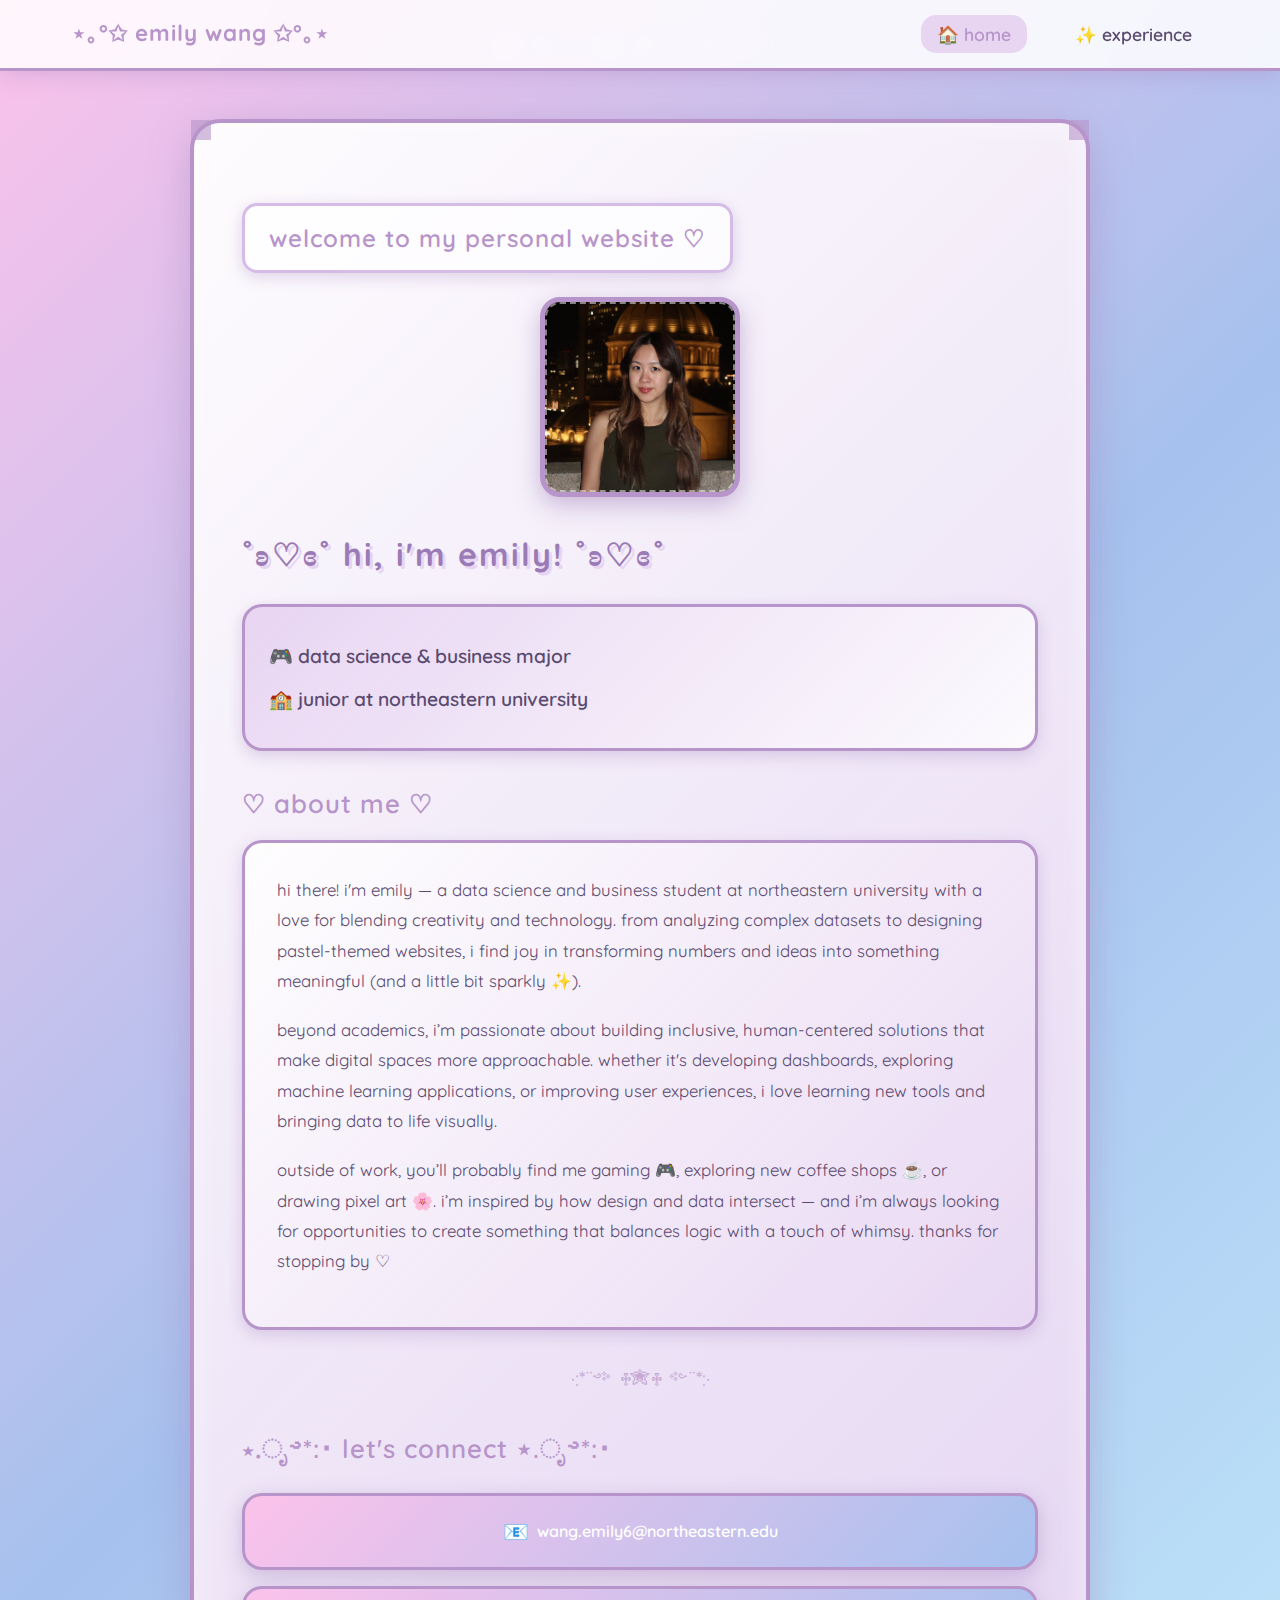
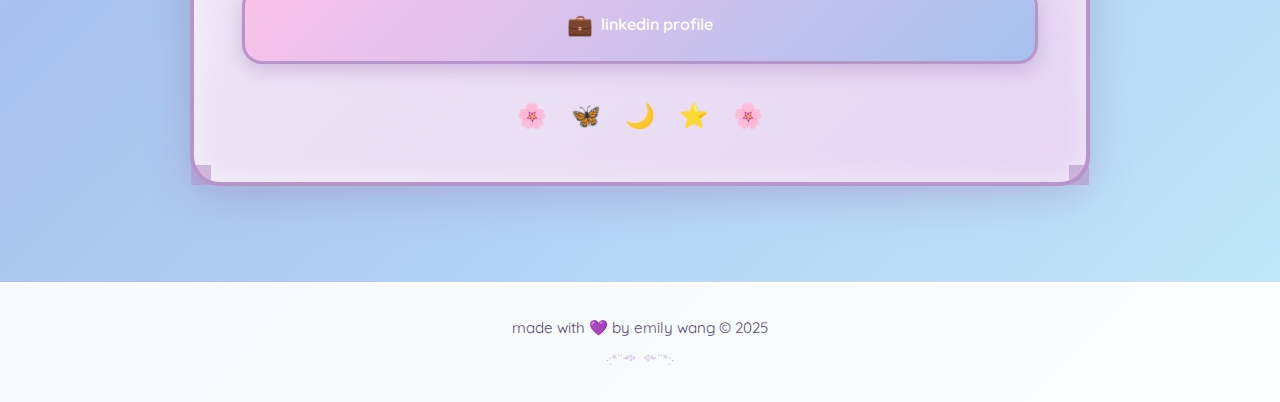
<file: index.html>
<!DOCTYPE html>
<html lang="en">
<head>
    <meta charset="UTF-8">
    <meta name="viewport" content="width=device-width, initial-scale=1.0">
    <title>Emily Wang ⋆｡°✩</title>
    <link rel="stylesheet" href="styles.css">
    <link href="https://fonts.googleapis.com/css2?family=Quicksand:wght@400;500;600;700&display=swap" rel="stylesheet">
</head>
<body>
    <div class="sparkles">✦ ✧ ⋆ ✦ ✧ ⋆ ✦ ✧ ⋆</div>

    <nav>
        <div class="nav-container">
            <span class="logo">⋆｡°✩ emily wang ✩°｡⋆</span>
            <ul class="nav-links">
                <li><a href="index.html" class="active">🏠 home</a></li>
                <li><a href="experience.html">✨ experience</a></li>
            </ul>
        </div>
    </nav>

    <main class="home-main">
        <div class="welcome-container">
            <div class="pixel-corner tl"></div>
            <div class="pixel-corner tr"></div>
            <div class="pixel-corner bl"></div>
            <div class="pixel-corner br"></div>

            <!-- 🌸 NEW Welcome Message -->
            <h2 class="intro-heading">welcome to my personal website ♡</h2>

            <div class="profile-frame">
                <div class="pixel-border"></div>
                <img src="E93EB27F-DF99-4601-9F74-3191B73B8A83_1_105_c.jpeg" alt="Emily Wang">
            </div>

            <h1>˚ʚ♡ɞ˚ hi, i'm emily! ˚ʚ♡ɞ˚</h1>

            <div class="info-box">
                <p class="major">🎮 data science & business major</p>
                <p class="school">🏫 junior at northeastern university</p>
            </div>

            <div class="about-section">
                <h2>♡ about me ♡</h2>
                <div class="about-text">
                    <p>
                        hi there! i'm emily — a data science and business student at northeastern university with a love for blending creativity and technology. from analyzing complex datasets to designing pastel-themed websites, i find joy in transforming numbers and ideas into something meaningful (and a little bit sparkly ✨).
                    </p>
                    <p>
                        beyond academics, i’m passionate about building inclusive, human-centered solutions that make digital spaces more approachable. whether it's developing dashboards, exploring machine learning applications, or improving user experiences, i love learning new tools and bringing data to life visually.
                    </p>
                    <p>
                        outside of work, you’ll probably find me gaming 🎮, exploring new coffee shops ☕, or drawing pixel art 🌸. i’m inspired by how design and data intersect — and i’m always looking for opportunities to create something that balances logic with a touch of whimsy. thanks for stopping by ♡
                    </p>
                </div>
            </div>

            <div class="cute-divider">
                <span>·:*¨༺ ♱✮♱ ༻¨*:·</span>
            </div>

            <h2>⋆.ೃ࿔*:･ let's connect ⋆.ೃ࿔*:･</h2>
            <div class="contact-info">
                <a href="mailto:wang.emily6@northeastern.edu" class="contact-btn">
                    <span class="btn-icon">📧</span>
                    <span>wang.emily6@northeastern.edu</span>
                </a>
                <a href="https://www.linkedin.com/in/wangoemily/" target="_blank" class="contact-btn">
                    <span class="btn-icon">💼</span>
                    <span>linkedin profile</span>
                </a>
            </div>

            <div class="decorations">
                <span class="deco">🌸</span>
                <span class="deco">🦋</span>
                <span class="deco">🌙</span>
                <span class="deco">⭐</span>
                <span class="deco">🌸</span>
            </div>
        </div>
    </main>

    <footer>
        <p>made with 💜 by emily wang © 2025</p>
        <p class="footer-deco">·:*¨༺ ༻¨*:·</p>
    </footer>
</body>
</html>
</file>
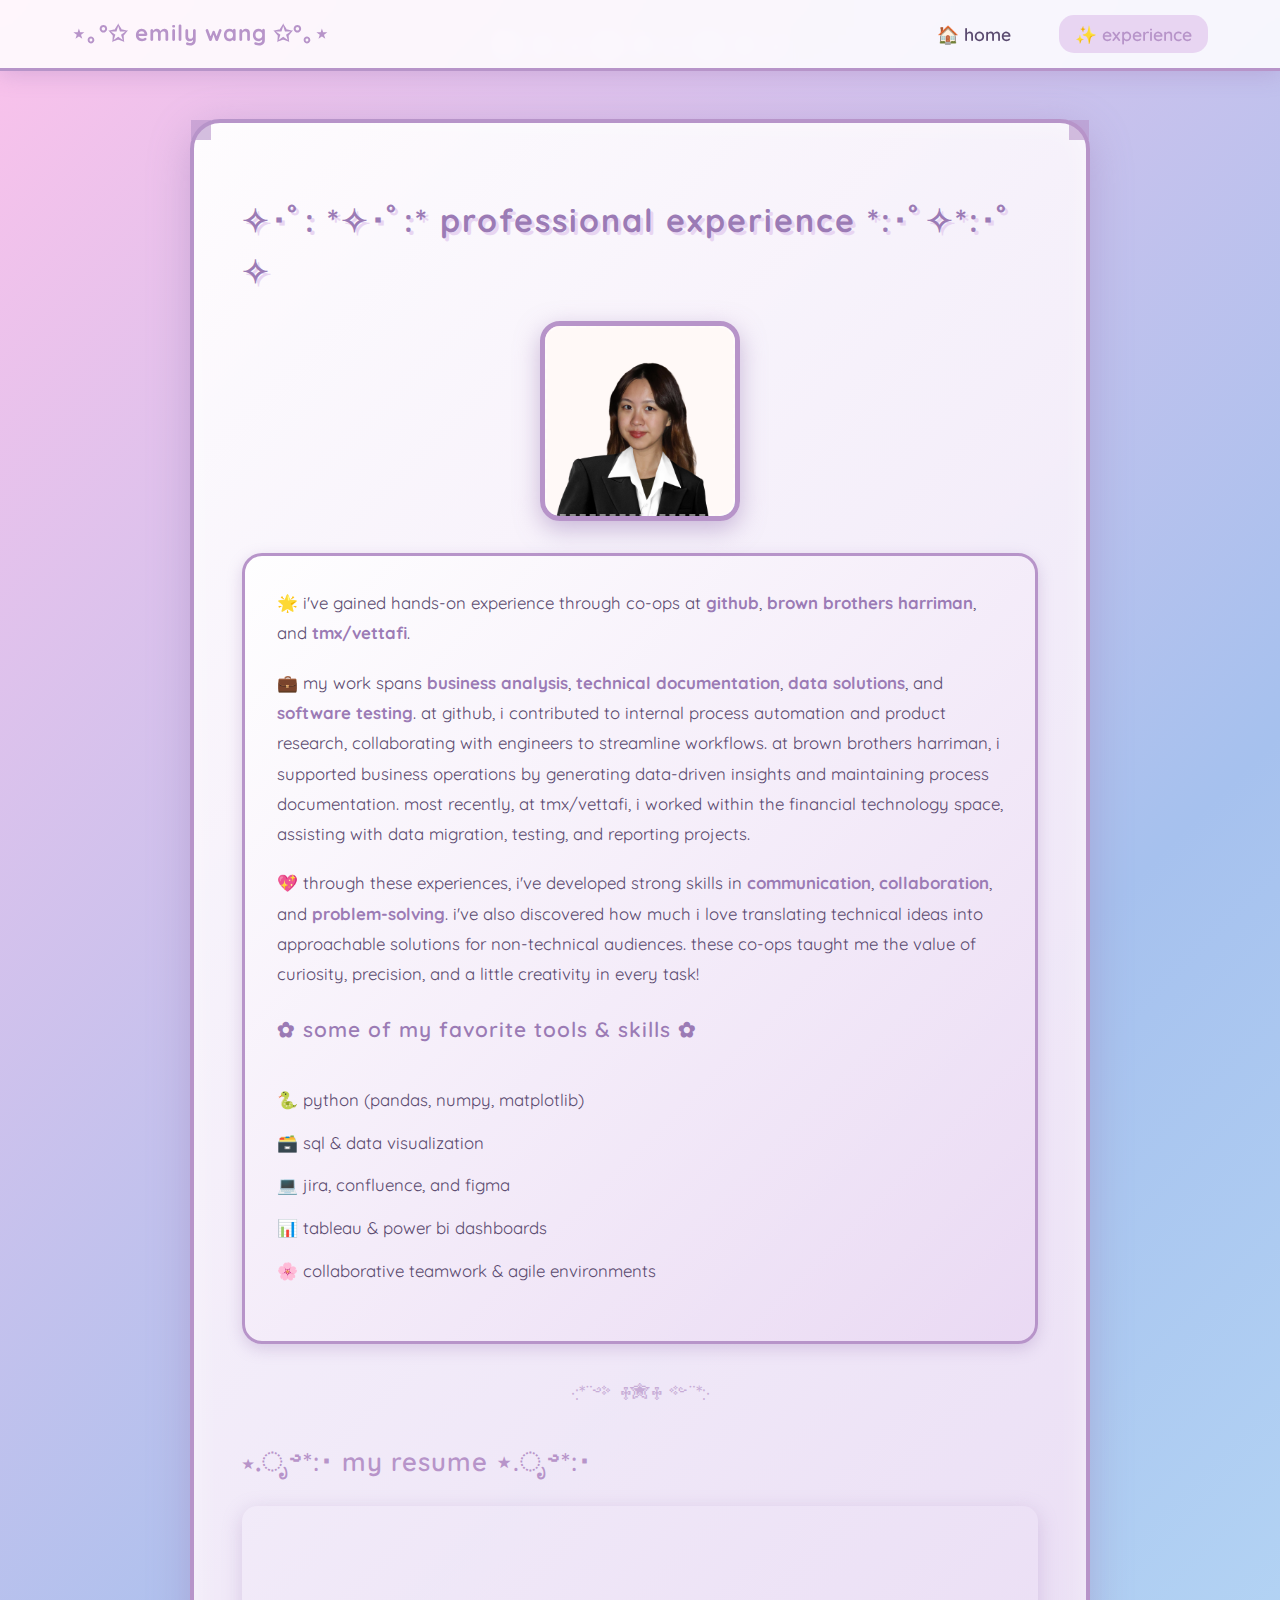
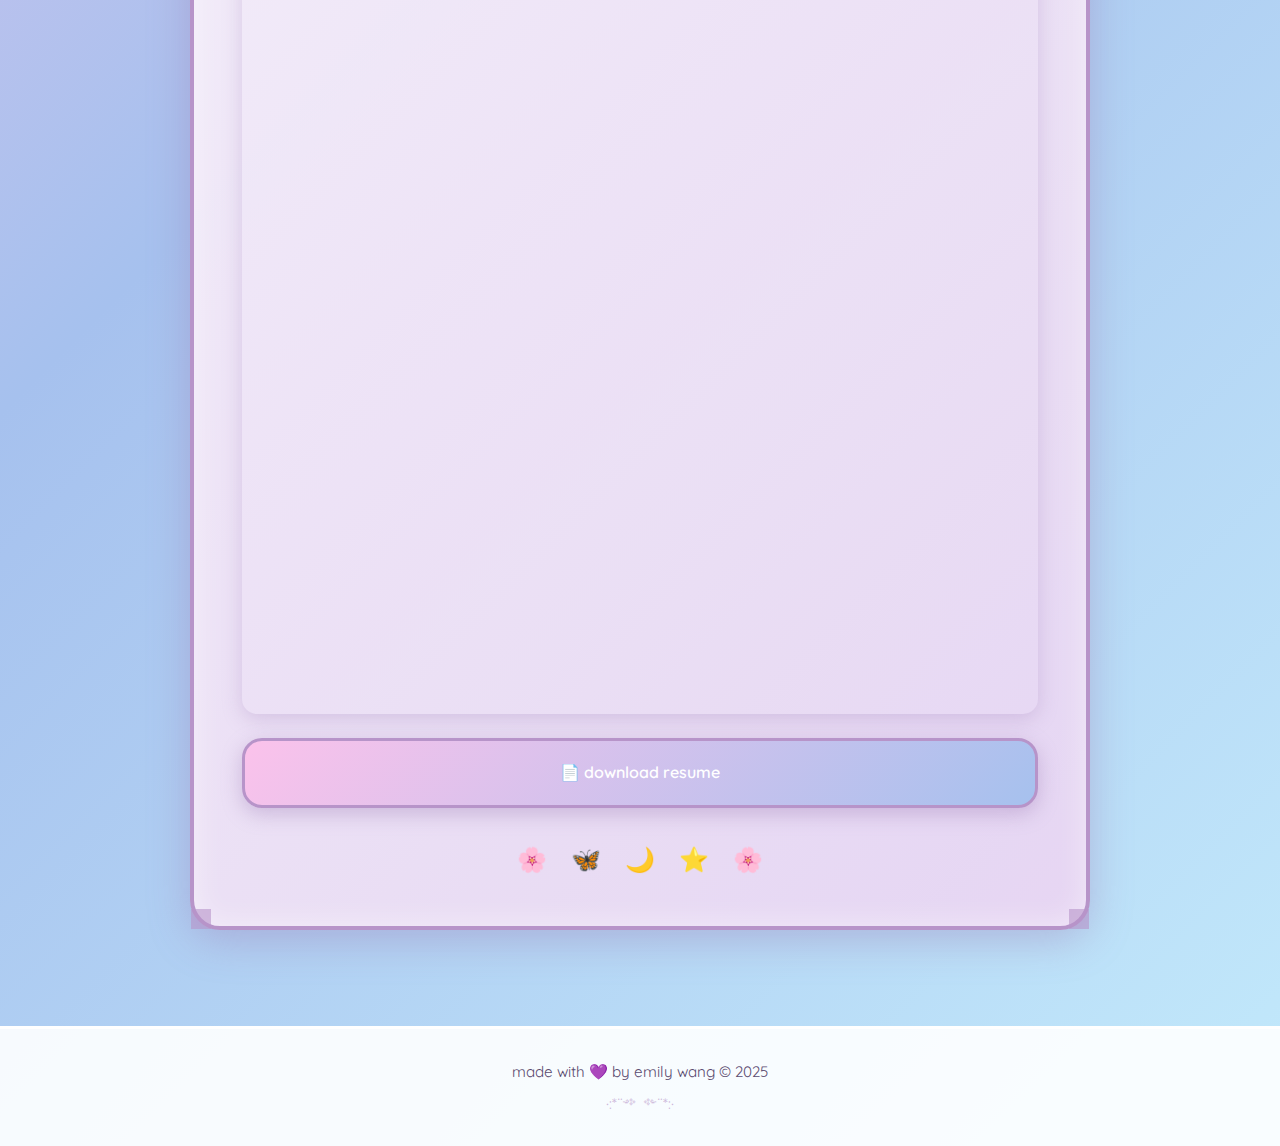
<file: experience.html>
<!DOCTYPE html>
<html lang="en">
<head>
    <meta charset="UTF-8">
    <meta name="viewport" content="width=device-width, initial-scale=1.0">
    <title>Experience ⋆｡°✩ Emily Wang</title>
    <link rel="stylesheet" href="styles.css">
    <link href="https://fonts.googleapis.com/css2?family=Quicksand:wght@400;500;600;700&display=swap" rel="stylesheet">
</head>
<body>
    <div class="sparkles">✦ ✧ ⋆ ✦ ✧ ⋆ ✦ ✧ ⋆</div>
    
    <nav>
        <div class="nav-container">
            <span class="logo">⋆｡°✩ emily wang ✩°｡⋆</span>
            <ul class="nav-links">
                <li><a href="index.html">🏠 home</a></li>
                <li><a href="experience.html" class="active">✨ experience</a></li>
            </ul>
        </div>
    </nav>

    <main class="experience-main">
        <div class="experience-container">
            <div class="pixel-corner tl"></div>
            <div class="pixel-corner tr"></div>
            <div class="pixel-corner bl"></div>
            <div class="pixel-corner br"></div>
            
            <h1>✧･ﾟ: *✧･ﾟ:* professional experience *:･ﾟ✧*:･ﾟ✧</h1>
            
            <div class="profile-frame">
                <div class="pixel-border"></div>
                <img src="Headshot.png" alt="Emily Wang Professional Headshot">
            </div>

            <div class="summary-box">
                <p>🌟 i've gained hands-on experience through co-ops at <strong>github</strong>, <strong>brown brothers harriman</strong>, and <strong>tmx/vettafi</strong>.</p>

                <p>💼 my work spans <strong>business analysis</strong>, <strong>technical documentation</strong>, <strong>data solutions</strong>, and <strong>software testing</strong>. at github, i contributed to internal process automation and product research, collaborating with engineers to streamline workflows. at brown brothers harriman, i supported business operations by generating data-driven insights and maintaining process documentation. most recently, at tmx/vettafi, i worked within the financial technology space, assisting with data migration, testing, and reporting projects.</p>

                <p>💖 through these experiences, i've developed strong skills in <strong>communication</strong>, <strong>collaboration</strong>, and <strong>problem-solving</strong>. i've also discovered how much i love translating technical ideas into approachable solutions for non-technical audiences. these co-ops taught me the value of curiosity, precision, and a little creativity in every task!</p>

                <h3>✿ some of my favorite tools & skills ✿</h3>
                <ul class="skills-list">
                    <li>🐍 python (pandas, numpy, matplotlib)</li>
                    <li>🗃️ sql & data visualization</li>
                    <li>💻 jira, confluence, and figma</li>
                    <li>📊 tableau & power bi dashboards</li>
                    <li>🌸 collaborative teamwork & agile environments</li>
                </ul>
            </div>

            <div class="cute-divider">
                <span>·:*¨༺ ♱✮♱ ༻¨*:·</span>
            </div>

            <div class="resume-section">
                <h2>⋆.ೃ࿔*:･ my resume ⋆.ೃ࿔*:･</h2>
                <div class="resume-embed">
                    <iframe src="Emily Wang's Resume.pdf" width="100%" height="800px"></iframe>
                </div>
                <a href="Emily Wang's Resume.pdf" download class="download-btn">
                    📄 download resume
                </a>
            </div>

            <div class="decorations">
                <span class="deco">🌸</span>
                <span class="deco">🦋</span>
                <span class="deco">🌙</span>
                <span class="deco">⭐</span>
                <span class="deco">🌸</span>
            </div>
        </div>
    </main>

    <footer>
        <p>made with 💜 by emily wang © 2025</p>
        <p class="footer-deco">·:*¨༺ ༻¨*:·</p>
    </footer>
</body>
</html>
</file>
<file: styles.css>
/* Reset */
* {
    margin: 0;
    padding: 0;
    box-sizing: border-box;
}

body {
    font-family: 'Quicksand', 'Comic Sans MS', cursive, sans-serif;
    line-height: 1.6;
    color: #5a4a6f;
    background: linear-gradient(135deg, #fbc2eb 0%, #a6c1ee 50%, #c2e9fb 100%);
    min-height: 100vh;
    position: relative;
    overflow-x: hidden;
}

.intro-heading {
    font-family: 'Quicksand', cursive;
    font-size: 1.5rem;
    color: #b794c9;
    text-transform: lowercase;
    text-align: center;
    margin-bottom: 1.5rem;
    background: rgba(255, 255, 255, 0.7);
    padding: 0.8rem 1.5rem;
    border: 3px solid #d5bce6;
    border-radius: 15px;
    display: inline-block;
    box-shadow: 0 4px 15px rgba(155, 123, 181, 0.3);
}

/* CUSTOMIZATION 1: Kawaii Blocky Minecraft-Inspired Typography */
h1 {
    font-family: 'Quicksand', cursive;
    font-size: 2rem;
    font-weight: 700;
    color: #9b7bb5;
    margin: 1.5rem 0;
    text-shadow: 3px 3px 0px #e8d5f2;
    letter-spacing: 2px;
    text-transform: lowercase;
}

h2 {
    font-family: 'Quicksand', cursive;
    font-size: 1.6rem;
    font-weight: 600;
    color: #b794c9;
    margin: 2rem 0 1rem 0;
    text-transform: lowercase;
    letter-spacing: 1px;
}

h3 {
    font-family: 'Quicksand', cursive;
    font-size: 1.3rem;
    font-weight: 600;
    color: #9b7bb5;
    margin: 1.5rem 0 1rem 0;
    text-transform: lowercase;
    letter-spacing: 1px;
}

p {
    font-size: 1.05rem;
    line-height: 1.8;
}

strong {
    color: #9b7bb5;
    font-weight: 700;
}

/* CUSTOMIZATION 2: Soft Pastel Kawaii Color Palette */
:root {
    --primary-pink: #fbc2eb;
    --primary-purple: #b794c9;
    --light-purple: #e8d5f2;
    --pastel-blue: #a6c1ee;
    --soft-lavender: #c8b8db;
    --white: #ffffff;
    --text-purple: #5a4a6f;
}

/* Sparkles Animation */
.sparkles {
    position: fixed;
    top: 20px;
    width: 100%;
    text-align: center;
    font-size: 2rem;
    color: rgba(255, 255, 255, 0.6);
    animation: twinkle 3s infinite;
    pointer-events: none;
    z-index: 1;
}

@keyframes twinkle {
    0%, 100% { opacity: 0.3; }
    50% { opacity: 1; }
}

/* Navigation */
nav {
    background-color: rgba(255, 255, 255, 0.85);
    padding: 1rem 0;
    box-shadow: 0 4px 20px rgba(155, 123, 181, 0.3);
    backdrop-filter: blur(10px);
    border-bottom: 3px solid var(--primary-purple);
    position: relative;
    z-index: 100;
}

.nav-container {
    max-width: 1200px;
    margin: 0 auto;
    display: flex;
    justify-content: space-between;
    align-items: center;
    padding: 0 2rem;
}

.logo {
    font-size: 1.4rem;
    font-weight: 700;
    color: var(--primary-purple);
    text-transform: lowercase;
    letter-spacing: 1px;
}

.nav-links {
    list-style: none;
    display: flex;
    gap: 2rem;
}

.nav-links a {
    color: var(--text-purple);
    text-decoration: none;
    font-size: 1.1rem;
    font-weight: 600;
    transition: all 0.3s ease;
    text-transform: lowercase;
    padding: 0.5rem 1rem;
    border-radius: 15px;
}

.nav-links a:hover,
.nav-links a.active {
    background-color: var(--light-purple);
    color: var(--primary-purple);
    transform: translateY(-2px);
}

/* Minecraft-Style Pixel Corners */
.pixel-corner {
    position: absolute;
    width: 20px;
    height: 20px;
    background-color: var(--primary-purple);
    opacity: 0.6;
}

.pixel-corner.tl { top: -3px; left: -3px; }
.pixel-corner.tr { top: -3px; right: -3px; }
.pixel-corner.bl { bottom: -3px; left: -3px; }
.pixel-corner.br { bottom: -3px; right: -3px; }

/* Main Container Styling (shared between pages) */
.home-main, .experience-main {
    padding: 3rem 2rem;
    display: flex;
    justify-content: center;
    align-items: center;
    min-height: calc(100vh - 200px);
}

/* Shared container */
.welcome-container, .experience-container {
    max-width: 900px;
    margin: 0 auto;
    background: linear-gradient(135deg, rgba(255, 255, 255, 0.95), rgba(232, 213, 242, 0.95));
    padding: 3rem;
    border-radius: 30px;
    box-shadow: 0 10px 40px rgba(155, 123, 181, 0.4),
                inset 0 0 30px rgba(255, 255, 255, 0.5);
    border: 4px solid var(--primary-purple);
    position: relative;
}

/* Profile Frame */
.profile-frame {
    width: 200px;
    height: 200px;
    margin: 0 auto 2rem;
    position: relative;
    border: 5px solid var(--primary-purple);
    border-radius: 20px;
    box-shadow: 0 8px 25px rgba(155, 123, 181, 0.5),
                inset 0 0 20px rgba(251, 194, 235, 0.3);
    overflow: hidden;
    background: linear-gradient(135deg, var(--primary-pink), var(--pastel-blue));
}

.pixel-border {
    position: absolute;
    top: 0;
    left: 0;
    right: 0;
    bottom: 0;
    border: 2px dashed rgba(255, 255, 255, 0.5);
    border-radius: 15px;
    pointer-events: none;
}

.profile-frame img {
    width: 100%;
    height: 100%;
    object-fit: cover;
    display: block;
}

/* Info Box */
.info-box {
    background: linear-gradient(135deg, var(--light-purple), rgba(255, 255, 255, 0.8));
    padding: 1.5rem;
    border-radius: 20px;
    margin: 1.5rem 0;
    border: 3px solid var(--primary-purple);
    box-shadow: 0 5px 15px rgba(155, 123, 181, 0.3);
}

.major, .school {
    font-size: 1.2rem;
    color: var(--text-purple);
    margin: 0.5rem 0;
    font-weight: 600;
    text-transform: lowercase;
}

/* About Text */
.about-section {
    margin: 2rem 0;
}

.about-text {
    background: linear-gradient(135deg, rgba(255, 255, 255, 0.9), rgba(232, 213, 242, 0.7));
    padding: 2rem;
    border-radius: 20px;
    border: 3px solid var(--primary-purple);
    box-shadow: 0 5px 15px rgba(155, 123, 181, 0.3);
    text-align: left;
}

.about-text p {
    margin-bottom: 1.2rem;
    color: var(--text-purple);
}

/* Summary Box for Experience Page */
.summary-box {
    background: linear-gradient(135deg, rgba(255, 255, 255, 0.9), rgba(232, 213, 242, 0.7));
    padding: 2rem;
    border-radius: 20px;
    border: 3px solid var(--primary-purple);
    box-shadow: 0 5px 15px rgba(155, 123, 181, 0.3);
    margin: 2rem 0;
}

.summary-box p {
    margin-bottom: 1.2rem;
    color: var(--text-purple);
}

.skills-list {
    list-style: none;
    padding: 1rem 0;
}

.skills-list li {
    padding: 0.5rem 0;
    color: var(--text-purple);
    font-size: 1.05rem;
}

/* Divider */
.cute-divider {
    margin: 2rem 0;
    text-align: center;
    font-size: 1.3rem;
    color: var(--primary-purple);
    opacity: 0.7;
}

/* Resume Section */
.resume-section {
    margin: 2rem 0;
}

.resume-embed {
    margin: 1.5rem 0;
    border-radius: 15px;
    overflow: hidden;
    box-shadow: 0 5px 20px rgba(155, 123, 181, 0.3);
}

.resume-embed iframe {
    border: none;
}

/* Buttons */
.contact-info {
    display: flex;
    flex-direction: column;
    gap: 1rem;
    margin: 1.5rem 0;
}

.contact-btn,
.download-btn {
    background: linear-gradient(135deg, var(--primary-pink), var(--pastel-blue));
    color: white;
    padding: 1.2rem 2rem;
    border-radius: 20px;
    text-decoration: none;
    font-size: 1rem;
    font-weight: 600;
    transition: all 0.3s ease;
    box-shadow: 0 6px 20px rgba(155, 123, 181, 0.4);
    border: 3px solid var(--primary-purple);
    display: flex;
    align-items: center;
    justify-content: center;
    gap: 0.5rem;
    text-align: center;
}

.download-btn {
    margin-top: 1.5rem;
}

.contact-btn:hover,
.download-btn:hover {
    transform: translateY(-3px);
    box-shadow: 0 8px 25px rgba(155, 123, 181, 0.6);
}

.btn-icon {
    font-size: 1.3rem;
}

/* Decorations */
.decorations {
    display: flex;
    justify-content: center;
    gap: 1.5rem;
    margin-top: 2rem;
    font-size: 1.5rem;
    animation: float 3s ease-in-out infinite;
}

@keyframes float {
    0%, 100% { transform: translateY(0px); }
    50% { transform: translateY(-10px); }
}

.deco {
    animation: spin 8s linear infinite;
}

@keyframes spin {
    0% { transform: rotate(0deg); }
    100% { transform: rotate(360deg); }
}

/* Footer */
footer {
    background-color: rgba(255, 255, 255, 0.9);
    padding: 1.5rem;
    text-align: center;
    color: var(--text-purple);
    border-top: 3px solid white;
    margin-top: 3rem;
}

footer p {
    margin: 0.3rem 0;
    font-size: 0.95rem;
}

.footer-deco {
    color: var(--primary-purple);
    opacity: 0.7;
}

/* Responsive Design */
@media (max-width: 768px) {
    .nav-container {
        flex-direction: column;
        gap: 1rem;
    }

    .welcome-container, .experience-container {
        padding: 2rem;
    }

    h1 {
        font-size: 1.5rem;
    }

    h2 {
        font-size: 1.3rem;
    }

    .profile-frame {
        width: 150px;
        height: 150px;
    }
}
</file>
